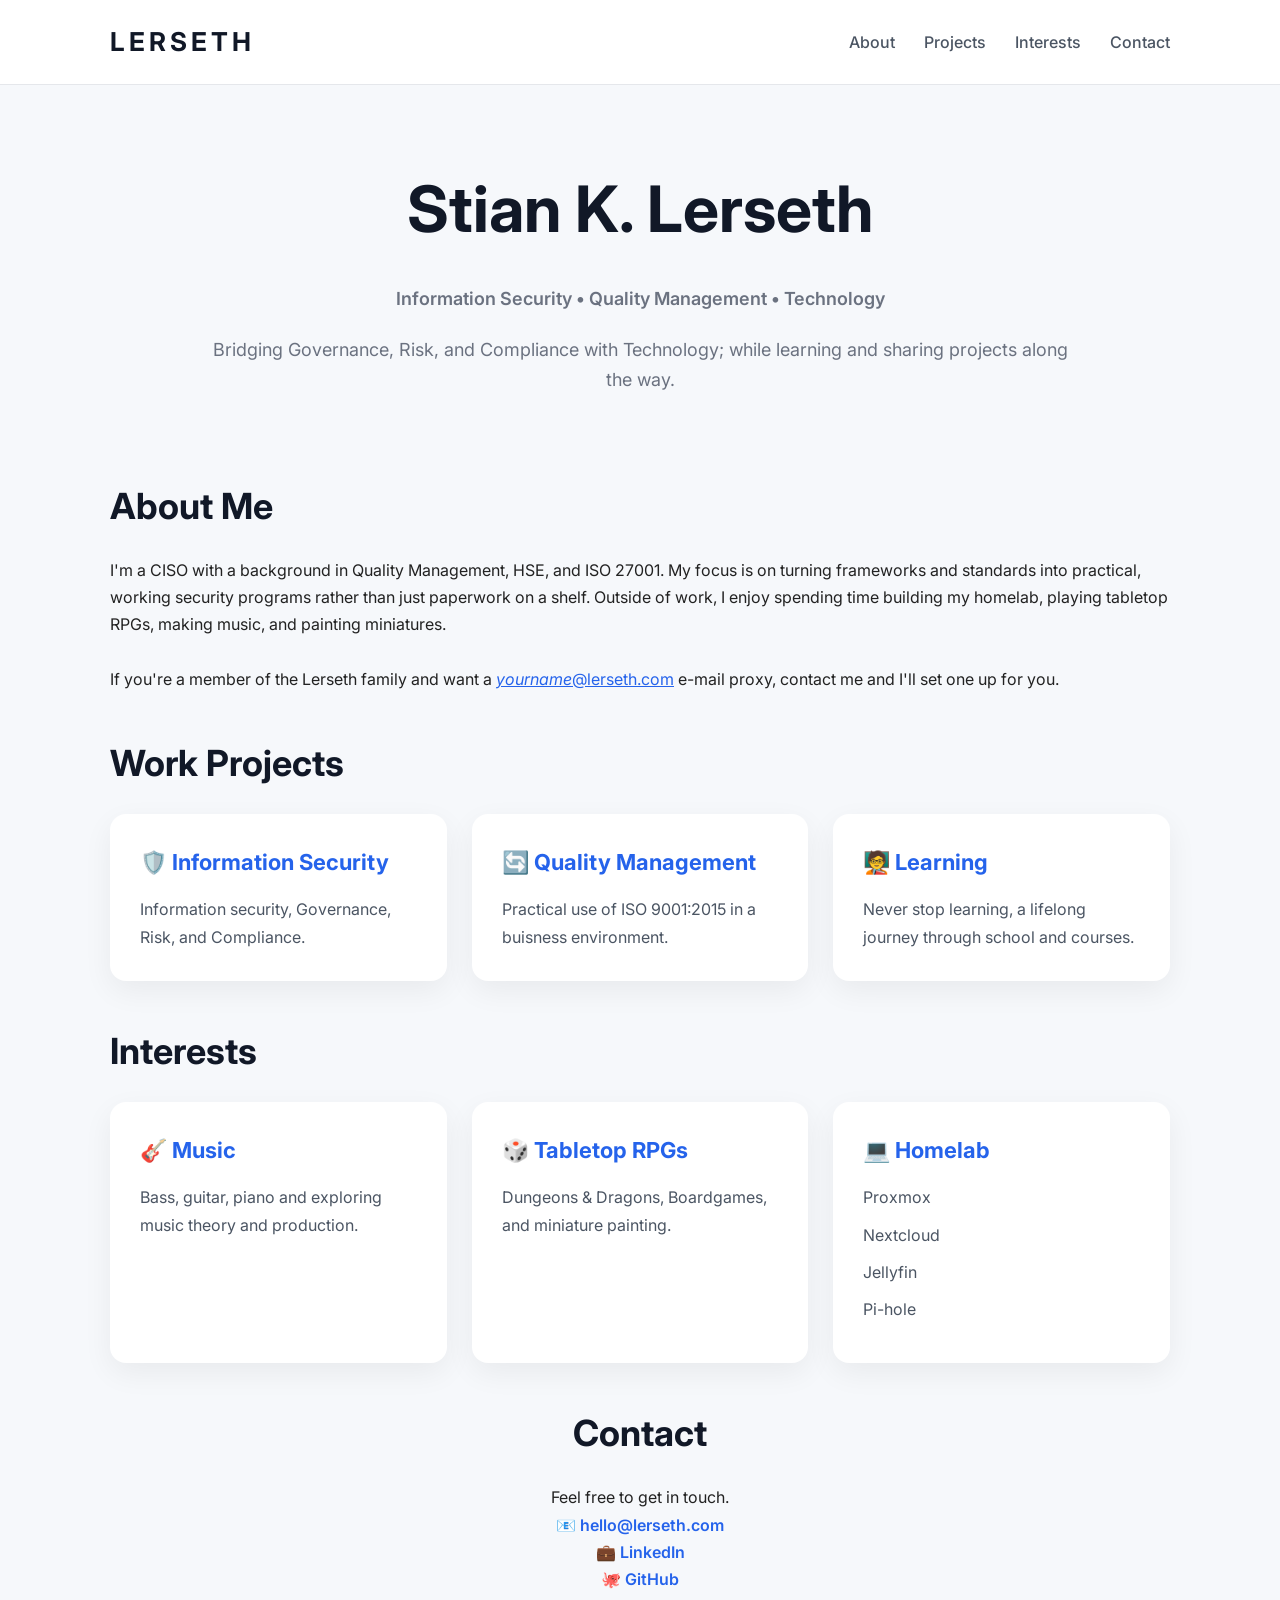
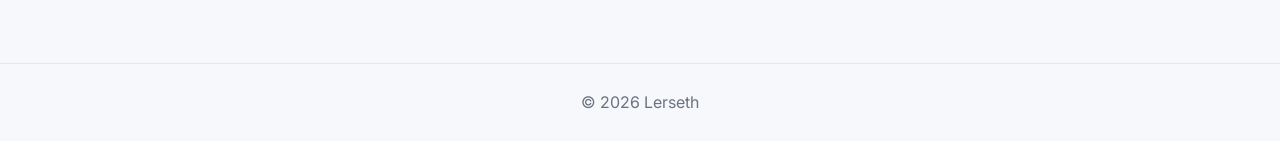
<file: index.html>
<!DOCTYPE html>
<html lang="en">

<head>
    <meta charset="UTF-8">
    <meta name="viewport" content="width=device-width, initial-scale=1.0">

    <title>Lerseth</title>

    <link rel="stylesheet" href="styles.css">

    <link rel="preconnect" href="https://fonts.googleapis.com">
    <link rel="preconnect" href="https://fonts.gstatic.com" crossorigin>
    <link href="https://fonts.googleapis.com/css2?family=Inter:wght@300;400;600;700&display=swap" rel="stylesheet">

</head>


<body>

<header>
    <nav>

        <div class="logo">
            LERSETH
        </div>

        <div class="links">
            <a href="#about">About</a>
            <a href="#projects">Projects</a>
            <a href="#interests">Interests</a>
            <a href="#contact">Contact</a>
        </div>

    </nav>
</header>

<section class="hero">

    <h1>Stian K. Lerseth</h1>

    <p class="subtitle">
        Information Security • Quality Management • Technology
    </p>

    <p>
        Bridging Governance, Risk, and Compliance with Technology; while
    learning and sharing projects along the way.
    </p>

</section>

<section id="about" class="section">

    <h2>About Me</h2>

    <p>
        I'm a CISO with a background in Quality Management,
        HSE, and ISO 27001. My focus is on turning frameworks and standards into
        practical, working security programs rather than just paperwork on a shelf. Outside of work, I enjoy spending time building my homelab,
        playing tabletop RPGs, making music, and painting miniatures.
        <br><br>
        If you're a member of the Lerseth family and want a <a href="mailto:hello@lerseth.com"><em>yourname</em>@lerseth.com</a> e-mail proxy, contact me and I'll set one up for you.
    </p>

    <p>

        
    </p>

</section>

<section id="projects" class="section">

    <h2>Work Projects</h2>

    <div class="cards">

        <div class="card">
            <h3>🛡️ Information Security</h3>
            <p>
                Information security, Governance, Risk, and Compliance.
            </p>
        </div>


        <div class="card">
            <h3>🔄️ Quality Management</h3>
            <p>
                Practical use of ISO 9001:2015 in a buisness environment.
            </p>
        </div>


        <div class="card">
            <h3>🧑‍🏫 Learning</h3>
            <p>
                Never stop learning, a lifelong journey through school and courses.
            </p>
        </div>

    </div>

</section>

<section id="interests" class="section">

    <h2>Interests</h2>

    <div class="cards">

        <div class="card">
            <h3>🎸 Music</h3>

            <p>
                Bass, guitar, piano and exploring
                music theory and production.
            </p>

        </div>


        <div class="card">
            <h3>🎲 Tabletop RPGs</h3>

            <p>
                Dungeons & Dragons, Boardgames, and miniature painting.
            </p>

        </div>


        <div class="card">
            <h3>💻 Homelab</h3>

            <ul>
                <li>Proxmox</li>
                <li>Nextcloud</li>
                <li>Jellyfin</li>
                <li>Pi-hole</li>
            </ul>

        </div>


    </div>

</section>


<section id="contact" class="section contact">

    <h2>Contact</h2>

    <p>
        Feel free to get in touch.
    </p>


    <p>
        📧
        <a href="mailto:hello@lerseth.com">
            hello@lerseth.com
        </a>
    </p>


    <p>
        💼
        <a href="https://www.linkedin.com/in/lerseth/" target="_blank">
            LinkedIn
        </a>
    </p>

    <p>
        🐙
        <a href="https://github.com/Di4nce" target="_blank">
            GitHub
        </a>
    </p>
    

</section>




<footer>

    © 2026 Lerseth

</footer>


</body>

</html>
</file>
<file: styles.css>
* {
    margin: 0;
    padding: 0;
    box-sizing: border-box;
}

a {
    color: #2563eb;
}

body {

    font-family: 'Inter', Arial, sans-serif;

    background: #f6f8fb;

    color: #222;

    line-height: 1.7;

}


/* Header */

header {

    background: white;

    border-bottom: 1px solid #e5e7eb;

    position: sticky;

    top: 0;

    z-index: 100;

}


nav {

    max-width: 1100px;

    margin: auto;

    padding: 20px;

    display: flex;

    justify-content: space-between;

    align-items: center;

}


.logo {

    font-size: 26px;

    font-weight: 700;

    letter-spacing: 4px;

    color: #111827;

}


.links a {

    margin-left: 25px;

    text-decoration: none;

    color: #4b5563;

    font-weight: 500;

    transition: 0.2s;

}


.links a:hover {

    color: #2563eb;

}





/* Hero */

.hero {

    max-width: 900px;

    margin: auto;

    text-align: center;

    padding: 70px 20px 60px;

}


.hero h1 {

    font-size: 64px;

    margin-bottom: 20px;

    color: #111827;

}


.subtitle {

    font-size: 24px;

    color: #2563eb;

    font-weight: 600;

    margin-bottom: 20px;

}


.hero p {

    font-size: 18px;

    color: #6b7280;

}






/* Sections */

.section {

    max-width: 1100px;

    margin: auto;

    padding: 20px 20px;

}


.section h2 {

    font-size: 36px;

    margin-bottom: 20px;

    color: #111827;

}





/* Cards */

.cards {

    display: grid;

    grid-template-columns: repeat(auto-fit, minmax(260px, 1fr));

    gap: 25px;

}


.card {

    background: white;

    padding: 30px;

    border-radius: 16px;

    box-shadow: 0 10px 30px rgba(0,0,0,0.06);

    transition: transform 0.25s ease,
                box-shadow 0.25s ease;

}


.card:hover {

    transform: translateY(-6px);

    box-shadow: 0 15px 35px rgba(0,0,0,0.1);

}


.card h3 {

    color: #2563eb;

    margin-bottom: 15px;

    font-size: 22px;

}


.card p {

    color: #4b5563;

}


.card ul {

    list-style: none;

}


.card li {

    margin: 10px 0;

    color: #4b5563;

}






/* Contact */

.contact {

    text-align: center;

}


.contact h2 {

    margin-bottom: 20px;

}


.contact a {

    color: #2563eb;

    text-decoration: none;

    font-weight: 600;

}


.contact a:hover {

    text-decoration: underline;

}





/* Footer */

footer {

    text-align: center;

    padding: 25px;

    color: #6b7280;

    border-top: 1px solid #e5e7eb;

    margin-top: 50px;

}






/* Mobile */

@media (max-width: 700px) {


    nav {

        flex-direction: column;

        gap: 20px;

    }


    .links a {

        margin: 0 8px;

        font-size: 14px;

    }


    .hero h1 {

        font-size: 42px;

    }


    .subtitle {

        font-size: 18px;

    }


}
</file>
